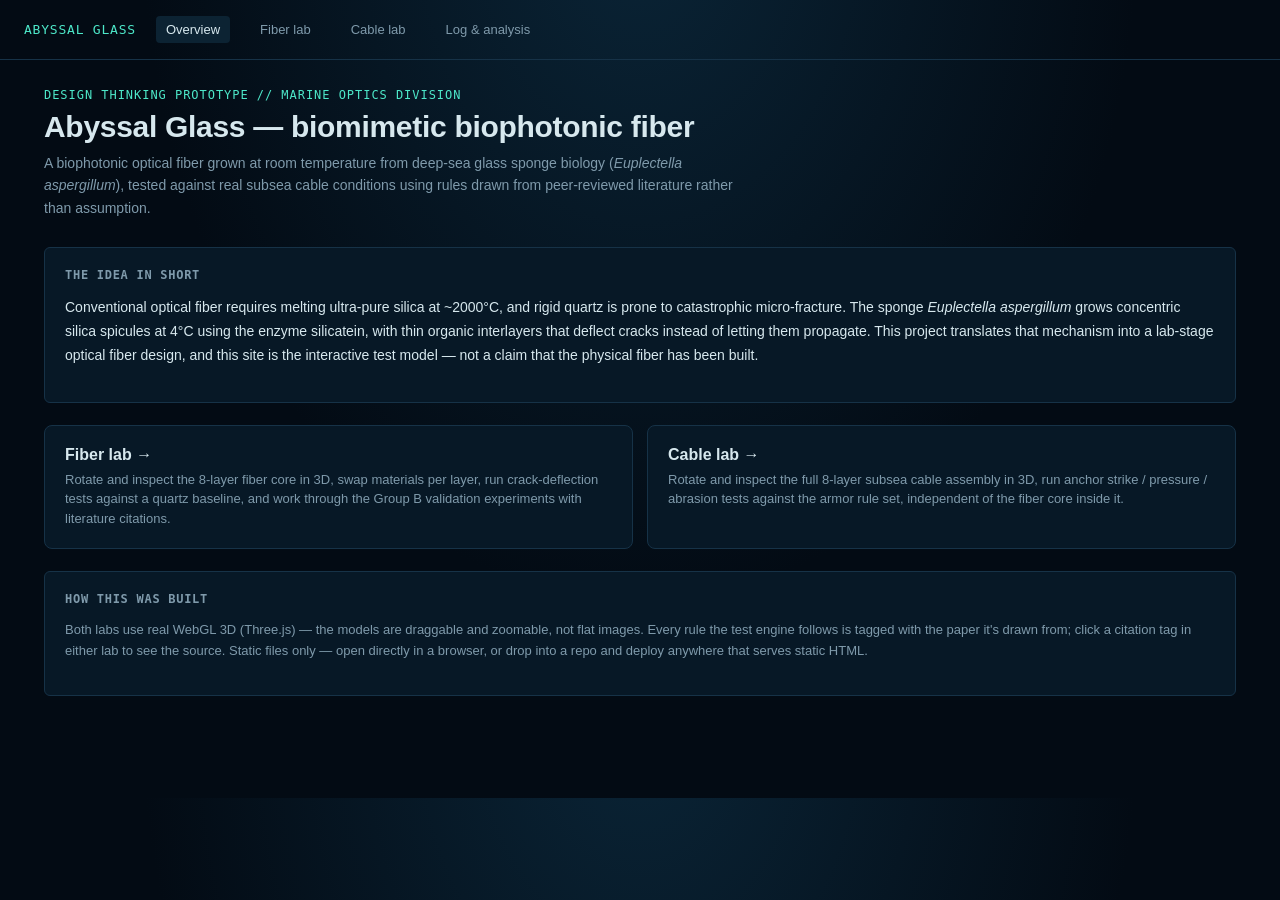
<file: index.html>
<!DOCTYPE html>
<html lang="en">
<head>
<meta charset="UTF-8">
<title>Abyssal Glass — Biophotonic Fiber Project</title>
<link rel="stylesheet" href="shared.css">
</head>
<body>
<nav class="topnav">
  <span class="brand">ABYSSAL GLASS</span>
  <a class="navlink active" href="index.html">Overview</a>
  <a class="navlink" href="fiber.html">Fiber lab</a>
  <a class="navlink" href="cable.html">Cable lab</a>
  <a class="navlink" href="log.html">Log &amp; analysis</a>
</nav>
<div class="wrap">
  <header class="page-head">
    <p class="eyebrow">DESIGN THINKING PROTOTYPE // MARINE OPTICS DIVISION</p>
    <h1>Abyssal Glass — biomimetic biophotonic fiber</h1>
    <p class="sub">A biophotonic optical fiber grown at room temperature from deep-sea glass sponge biology (<em>Euplectella aspergillum</em>), tested against real subsea cable conditions using rules drawn from peer-reviewed literature rather than assumption.</p>
  </header>

  <div class="panel">
    <h2 class="section-title">The idea in short</h2>
    <p style="font-size:14px;line-height:1.7;color:var(--text);">
      Conventional optical fiber requires melting ultra-pure silica at ~2000°C, and rigid quartz is prone to catastrophic micro-fracture. The sponge <em>Euplectella aspergillum</em> grows concentric silica spicules at 4°C using the enzyme silicatein, with thin organic interlayers that deflect cracks instead of letting them propagate. This project translates that mechanism into a lab-stage optical fiber design, and this site is the interactive test model — not a claim that the physical fiber has been built.
    </p>
  </div>

  <div class="linkcards">
    <a class="linkcard" href="fiber.html">
      <h3>Fiber lab →</h3>
      <p>Rotate and inspect the 8-layer fiber core in 3D, swap materials per layer, run crack-deflection tests against a quartz baseline, and work through the Group B validation experiments with literature citations.</p>
    </a>
    <a class="linkcard" href="cable.html">
      <h3>Cable lab →</h3>
      <p>Rotate and inspect the full 8-layer subsea cable assembly in 3D, run anchor strike / pressure / abrasion tests against the armor rule set, independent of the fiber core inside it.</p>
    </a>
  </div>

  <div class="panel" style="margin-top:22px;">
    <h2 class="section-title">How this was built</h2>
    <p style="font-size:13px;color:var(--text-dim);line-height:1.6;">
      Both labs use real WebGL 3D (Three.js) — the models are draggable and zoomable, not flat images. Every rule the test engine follows is tagged with the paper it's drawn from; click a citation tag in either lab to see the source. Static files only — open directly in a browser, or drop into a repo and deploy anywhere that serves static HTML.
    </p>
  </div>
</div>
</body>
</html>
</file>
<file: shared.css>
:root{
  --deep:#030b14; --panel:#071826; --panel2:#0c2333; --line:#163247; --line2:#234a63;
  --bio:#4de8c9; --bio-dim:#1f5c50; --amber:#f2b544; --coral:#ef6a52;
  --text:#d7e8ee; --text-dim:#7f9aab;
  --mono:'IBM Plex Mono','SF Mono',Consolas,monospace; --sans:'Inter','Helvetica Neue',Arial,sans-serif;
}
*{box-sizing:border-box;}
html,body{margin:0;background:radial-gradient(ellipse at 50% -10%,#0a2436 0%,var(--deep) 55%);color:var(--text);font-family:var(--sans);}
body{padding:0 0 80px;}
a{color:var(--bio);}
.wrap{max-width:1240px;margin:0 auto;padding:0 24px;}
nav.topnav{display:flex;align-items:center;gap:20px;padding:16px 24px;border-bottom:1px solid var(--line);margin-bottom:28px;}
nav.topnav .brand{font-family:var(--mono);color:var(--bio);font-size:13px;letter-spacing:.06em;}
nav.topnav a.navlink{color:var(--text-dim);text-decoration:none;font-size:13px;padding:6px 10px;border-radius:4px;}
nav.topnav a.navlink.active, nav.topnav a.navlink:hover{color:var(--text);background:var(--panel2);}
header.page-head{margin-bottom:28px;}
.eyebrow{font-family:var(--mono);font-size:12px;color:var(--bio);letter-spacing:.08em;margin:0 0 8px;}
h1{font-size:30px;font-weight:600;margin:0 0 8px;letter-spacing:-0.01em;}
h2.section-title{font-size:12px;font-family:var(--mono);color:var(--text-dim);letter-spacing:.06em;margin:0 0 14px;text-transform:uppercase;}
p.sub{color:var(--text-dim);font-size:14px;max-width:700px;line-height:1.6;margin:0;}
.panel{background:var(--panel);border:1px solid var(--line);border-radius:6px;padding:20px;margin-bottom:22px;}
.grid2{display:grid;grid-template-columns:1fr 1fr;gap:22px;}
.grid3{display:grid;grid-template-columns:repeat(3,1fr);gap:14px;}
@media(max-width:900px){.grid2{grid-template-columns:1fr;}.grid3{grid-template-columns:1fr;}}

#canvas-wrap{width:100%;height:440px;border-radius:6px;overflow:hidden;position:relative;background:#02090f;border:1px solid var(--line);}
#canvas-wrap canvas{display:block;width:100%;height:100%;}
.canvas-hint{position:absolute;bottom:8px;left:10px;font-size:11px;color:var(--text-dim);font-family:var(--mono);background:rgba(3,11,20,0.6);padding:4px 8px;border-radius:4px;}

.detail-card{background:var(--panel2);border:1px solid var(--line2);border-radius:6px;padding:14px 16px;margin-top:14px;font-size:13px;line-height:1.5;display:none;}
.detail-card select{width:100%;margin-top:10px;background:var(--panel);color:var(--text);border:1px solid var(--line2);border-radius:4px;padding:7px;font-size:13px;}
.legend{display:flex;flex-direction:column;gap:6px;margin-top:14px;font-size:12px;font-family:var(--mono);}
.legend .row{display:flex;align-items:center;gap:8px;color:var(--text-dim);cursor:pointer;padding:3px 4px;border-radius:3px;}
.legend .row:hover, .legend .row.active{color:var(--text);background:var(--panel2);}
.legend .sw{width:12px;height:12px;border-radius:2px;flex:none;}

.presets{display:flex;gap:10px;flex-wrap:wrap;margin-bottom:16px;}
.preset-btn{background:var(--panel2);border:1px solid var(--line2);color:var(--text);padding:9px 14px;border-radius:5px;font-size:12px;cursor:pointer;font-family:var(--sans);}
.preset-btn.active{border-color:var(--bio);color:var(--bio);}
.ctl-group{margin-bottom:16px;}
.ctl-group label{display:block;font-size:12px;color:var(--text-dim);margin-bottom:6px;font-family:var(--mono);}
.ctl-group .val{color:var(--bio);float:right;}
input[type=range]{width:100%;accent-color:var(--bio);}
.slider-hint-toggle{font-size:11px;color:var(--bio);cursor:pointer;text-decoration:underline;margin-top:6px;display:inline-block;font-family:var(--mono);}
.slider-hint{font-size:12px;color:var(--text-dim);background:var(--panel2);border-left:2px solid var(--bio-dim);padding:8px 10px;margin-top:6px;display:none;border-radius:0 4px 4px 0;line-height:1.5;}

.rule{display:flex;gap:10px;padding:10px 0;border-bottom:1px solid var(--line);font-size:13px;align-items:flex-start;}
.rule:last-child{border-bottom:none;}
.rule .tag{font-family:var(--mono);font-size:10px;color:var(--text-dim);background:var(--panel2);padding:3px 6px;border-radius:3px;flex:none;margin-top:2px;}
.rule.fired{background:rgba(239,106,82,0.08);border-radius:4px;padding-left:8px;margin-left:-8px;}
.rule.fired .tag{color:var(--coral);}
.rule.passed .tag{color:var(--bio);}
.cite-link{font-size:11px;color:var(--bio);cursor:pointer;text-decoration:underline;margin-left:4px;}
.cite-box{font-size:12px;color:var(--text-dim);background:var(--panel2);border-left:2px solid var(--bio-dim);padding:8px 10px;margin-top:6px;display:none;border-radius:0 4px 4px 0;}

.run-btn{background:var(--bio);color:#04211b;border:none;border-radius:5px;padding:14px;font-size:14px;font-weight:600;cursor:pointer;font-family:var(--sans);width:100%;}
.run-btn:hover{background:#63f0d4;}
.results{display:grid;grid-template-columns:repeat(3,1fr);gap:12px;margin-top:16px;}
.stat{background:var(--panel2);border-radius:5px;padding:12px 14px;border:1px solid var(--line);}
.stat .k{font-size:11px;color:var(--text-dim);font-family:var(--mono);margin-bottom:4px;}
.stat .v{font-size:20px;font-weight:600;font-family:var(--mono);}
.stat.baseline{opacity:.6;}
.verdict{margin-top:14px;padding:14px 16px;border-radius:5px;font-size:13px;line-height:1.55;border:1px solid var(--line2);display:none;}
.verdict.ok{border-color:var(--bio-dim);background:rgba(77,232,201,0.08);}
.verdict.warn{border-color:#5c4a1f;background:rgba(242,181,68,0.08);}
.verdict.fail{border-color:#5c2a1f;background:rgba(239,106,82,0.1);}

.exp-card{background:var(--panel2);border:1px solid var(--line);border-radius:6px;padding:14px 16px;margin-bottom:12px;}
.exp-card .exp-head{display:flex;justify-content:space-between;align-items:center;margin-bottom:6px;}
.exp-card .exp-title{font-weight:600;font-size:14px;}
.exp-card .exp-q{font-size:13px;color:var(--text-dim);margin:0 0 8px;}
.exp-card .exp-method{font-size:12px;color:var(--text);margin:0;}
.badge{font-family:var(--mono);font-size:10px;padding:3px 8px;border-radius:10px;flex:none;}
.badge.simulated{background:rgba(77,232,201,0.12);color:var(--bio);}
.badge.requires-prototype{background:rgba(242,181,68,0.12);color:var(--amber);}
.badge.requires-pilot{background:rgba(239,106,82,0.12);color:var(--coral);}

.linkcards{display:flex;gap:14px;flex-wrap:wrap;margin-top:20px;}
.linkcard{flex:1;min-width:240px;background:var(--panel);border:1px solid var(--line);border-radius:8px;padding:20px;text-decoration:none;color:var(--text);}
.linkcard:hover{border-color:var(--line2);}
.linkcard h3{margin:0 0 6px;font-size:16px;}
.linkcard p{margin:0;font-size:13px;color:var(--text-dim);line-height:1.5;}

.log{max-height:160px;overflow-y:auto;font-family:var(--mono);font-size:11px;color:var(--text-dim);}
.log .entry{padding:7px 0;border-bottom:1px solid var(--line);}
.log .entry b{color:var(--text);}
</file>
